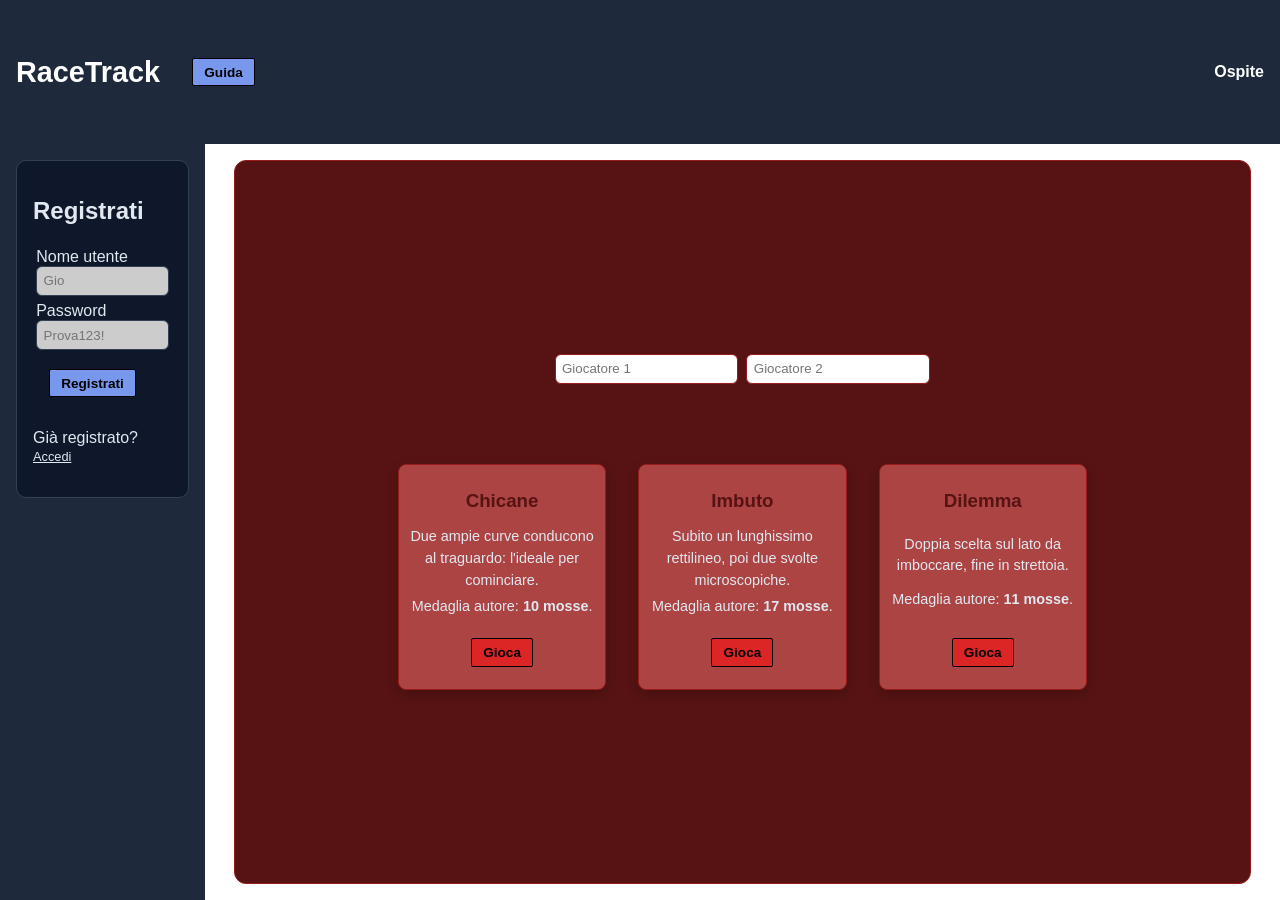
<file: html/index.html>
<!DOCTYPE html>

<html lang="it">

<head>

    <title>RaceTrack</title>

    <meta charset="utf-8">
    <meta name="viewport" content="width=device-width, initial-scale=1.0">

    <link rel="stylesheet" href="../css/stile.css">
    <link rel="icon" href="../racetrack.svg">

    <script type="module" src="../js/main.js"> </script>

</head>

<body>

    <header>
        <div id="titolo">
            <h1>RaceTrack</h1>
            <button class="pulsante-primario" onclick="window.location.href='guida.html'">Guida</button>
        </div>
        <div id="utente-sessione">
            <p>Ospite</p>
        </div>
    </header>


    <aside id="pannello-sinistro">
        <div id="registrazione" class="form-autenticazione">
            <h2>Registrati</h2>
            <form id="form-registrazione" novalidate>
                <div class="form-gruppo">
                    <label for="nome-utente-registrazione">Nome utente</label>
                    <input type="text" id="nome-utente-registrazione" pattern="^[A-Za-z0-9!#$%&*^_-~]{3,30}$"
                        placeholder="Gio" required>
                </div>
                <div class="form-gruppo">
                    <label for="password-registrazione">Password</label>
                    <input type="password" id="password-registrazione"
                        pattern="^(?=.*\d)(?=.*[!#$%&*^_\-~])[A-Za-z\d!#$%&*^_\-~]{6,30}$" placeholder="Prova123!"
                        required>
                </div>
                <button type="submit" class="pulsante-primario">Registrati</button>
                <p>Già registrato?
                    <a href="#" class="cambia-form" id="registrati-accedi">Accedi</a>
                </p>
            </form>
        </div>


        <div id="accesso" class="form-autenticazione nascosto">
            <h2>Accedi</h2>
            <form id="form-accesso" novalidate>
                <div class="form-gruppo">
                    <label for="nome-utente-accesso">Nome utente</label>
                    <input type="text" id="nome-utente-accesso" placeholder="Gio" required>
                </div>
                <div class="form-gruppo">
                    <label for="password-accesso">Password</label>
                    <input type="password" id="password-accesso" placeholder="Prova123!" required>
                </div>
                <button type="submit" class="pulsante-primario">Accedi</button>
                <p>Non registrato?
                    <a href="#" class="cambia-form" id="accedi-registrati">Registrati</a>
                </p>
            </form>
        </div>

        <div id="statistiche" class="nascosto">
            <p id="stat-testo">Ecco le statistiche delle partite registrate.</p>
            <select id="pista-statistiche">
                <option value="">Tutte</option>
                <option value="1">Chicane</option>
                <option value="2">Imbuto</option>
                <option value="3">Dilemma</option>
            </select>
            <div id="statistiche-container"></div>
        </div>
    </aside>


    <div id="schermata-iniziale">
        <form id="inizia-partita" novalidate>

            <div id="giocatori-container">
                <input type="text" class="giocatore" id="giocatore-A" placeholder="Giocatore 1"
                    pattern="^[A-Za-z0-9\s]{3,10}$" required>
                <input type="text" class="giocatore" id="giocatore-B" placeholder="Giocatore 2"
                    pattern="^[A-Za-z0-9\s]{3,10}$" required>
            </div>

            <div id="selezione-piste">
                <div class="card-pista">
                    <h3>Chicane</h3>
                    <p>
                        Due ampie curve conducono al traguardo: l'ideale per cominciare.
                    </p>
                    <p class="medaglia">
                        Medaglia autore: <b>10 mosse</b>.
                    </p>
                    <button type="button" class="btn-pista pulsante-secondario" data-pista="1">Gioca</button>
                </div>
                <div class="card-pista">
                    <h3>Imbuto</h3>
                    <p>
                        Subito un lunghissimo rettilineo, poi due svolte microscopiche.
                    </p>
                    <p class="medaglia">
                        Medaglia autore: <b>17 mosse</b>.
                    </p>
                    <button type="button" class="btn-pista pulsante-secondario" data-pista="2">Gioca</button>
                </div>
                <div class="card-pista">
                    <h3>Dilemma</h3>
                    <p>
                        Doppia scelta sul lato da imboccare, fine in strettoia.
                    </p>
                    <p class="medaglia">
                        Medaglia autore: <b>11 mosse</b>.
                    </p>
                    <button type="button" class="btn-pista pulsante-secondario" data-pista="3">Gioca</button>
                </div>
            </div>

        </form>
    </div>


    <main id="schermata-partita" class="nascosto">
        <div id="canvas-container">
            <canvas id="canvas-gioco"></canvas>
        </div>

        <aside id="pannello-destro">
            <button id="ricomincia-partita" class="pulsante-primario">Ricomincia partita</button>

            <div id="turno-container">
                <b>Turno:</b>
                <div id="turno"></div>
            </div>

            <div id="mosse-container">
                <b>Mosse:</b>
                <p id="mosse"></p>
            </div>


            <div id="legenda">
                <span id="mostra-legenda">Legenda</span>
                <div id="contenuto-legenda">
                    <div class="punto-legenda">
                        <div class="quadrato verde-scuro"></div>
                        <p class="testo-legenda">Punto principale</p>
                    </div>
                    <div class="punto-legenda">
                        <div class="quadratino verde"></div>
                        <p class="testo-legenda">Punti validi</p>
                    </div>
                    <div class="punto-legenda">
                        <div class="quadratino rosso-scuro"></div>
                        <p class="testo-legenda">Fuori pista</p>
                    </div>
                    <div class="punto-legenda">
                        <div class="cerchio arancione"></div>
                        <p class="testo-legenda">Incidente</p>
                    </div>
                    <div class="punto-legenda">
                        <div class="cerchio bianco"></div>
                        <p class="testo-legenda">Stop</p>
                    </div>
                </div>
            </div>
        </aside>

    </main>

    <div id="fine-partita" class="nascosto"> </div>

</body>

</html>
</file>
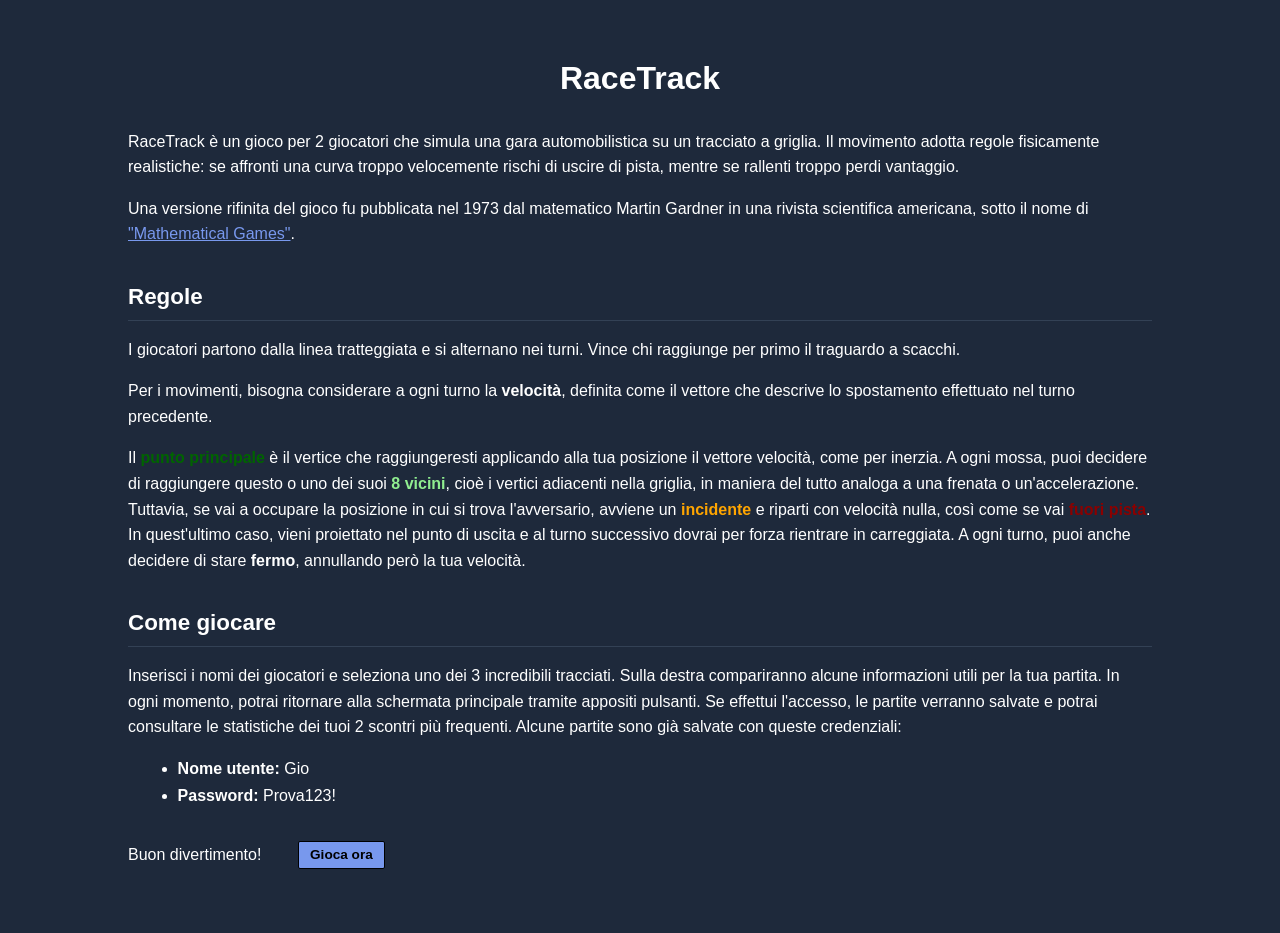
<file: html/guida.html>
<!DOCTYPE html>
<html lang="it">

<head>
    <title>Guida</title>
    <meta charset="utf-8">
    <link rel="stylesheet" href="../css/guida.css">
    <link rel="icon" href="../racetrack.svg">
</head>

<body>
    <h1>RaceTrack</h1>
    <p>
        RaceTrack è un gioco per 2 giocatori che simula una gara automobilistica su un tracciato a griglia.
        Il movimento adotta regole fisicamente realistiche: se affronti una curva troppo velocemente rischi di uscire di
        pista, mentre se rallenti troppo perdi vantaggio.
    </p>
    <p>
        Una versione rifinita del gioco fu pubblicata nel 1973 dal matematico Martin Gardner in una rivista
        scientifica americana, sotto il nome di <a
            href="https://www.scientificamerican.com/article/mathematical-games-1973-01/" target="_blank"
            rel="noopener noreferrer">"Mathematical Games"</a>.
    </p>

    <h2>Regole</h2>
    <p>
        I giocatori partono dalla linea tratteggiata e si alternano nei turni.
        Vince chi raggiunge per primo il traguardo a scacchi.
    </p>
    <p>
        Per i movimenti, bisogna considerare a ogni turno la <b>velocità</b>, definita come il vettore che
        descrive lo spostamento effettuato nel turno precedente.
    </p>
    <p>
        Il <span class="verde-scuro">punto principale</span> è il vertice che raggiungeresti applicando alla tua
        posizione il vettore velocità, come per inerzia.
        A ogni mossa, puoi decidere di raggiungere questo o uno dei suoi <span class="verde">8
            vicini</span>, cioè i vertici adiacenti nella griglia, in maniera del tutto analoga a una frenata o
        un'accelerazione. Tuttavia, se vai a occupare la posizione in cui si trova l'avversario, avviene un <span
            class="arancione">incidente</span> e riparti con velocità nulla, così come se vai <span class="rosso">fuori
            pista</span>. In quest'ultimo caso, vieni proiettato nel punto di uscita e al turno successivo dovrai per
        forza rientrare in carreggiata. A ogni turno, puoi anche decidere di stare <span class="bianco">fermo</span>,
        annullando però la tua velocità.
    </p>

    <h2>Come giocare</h2>
    <p>
        Inserisci i nomi dei giocatori e seleziona uno dei 3 incredibili tracciati.
        Sulla destra compariranno alcune informazioni utili per la tua partita. In ogni momento, potrai ritornare alla
        schermata principale tramite appositi pulsanti.
        Se effettui l'accesso, le partite verranno salvate e potrai consultare le statistiche
        dei tuoi 2 scontri più frequenti.
        Alcune partite sono già salvate con queste credenziali:
    </p>
    <ul>
        <li><b>Nome utente:</b> Gio</li>
        <li><b>Password: </b> Prova123!</li>
    </ul>
    <p>
        Buon divertimento!
        <button onclick="window.location.href='./index.html'">Gioca ora</button>
    </p>

</body>

</html>
</file>
<file: css/stile.css>
@import url("./base.css");
@import url("./componenti.css");
@import url("./forms.css");
@import url("./layout.css");
@import url("./legenda.css");
@import url("./partita.css");
@import url("./statistiche.css");
@import url("./variabili.css");
</file>
<file: css/guida.css>
@import url("./variabili.css");

* {
    font-family: 'Inter', 'Segoe UI', sans-serif;
}

body {
    width: 80%;
    margin: 0 auto;
    padding: 2rem 0;
    line-height: 1.6;
    background-color: var(--sfondo-pannello);
    color: var(--testo-bianco);
}

h1 {
    margin-bottom: 1.5rem;
    font-size: 2rem;
    text-align: center;
}

h2 {
    margin-top: 2rem;
    margin-bottom: 0.5rem;
    padding-bottom: 0.3rem;
    border-bottom: 1px solid #334155;
    font-size: 1.4rem;
}

p {
    margin-bottom: 1rem;
}

span {
    font-weight: bold;
}

.verde-scuro {
    color: var(--verde-scuro);
}

.verde {
    color: var(--verde);
}

.rosso {
    color: var(--rosso);
}

.arancione {
    color: var(--arancione);
}

.bianco {
    color: var(--bianco);
}

ul {
    margin: 0.5rem 0 1rem 0.6rem;
}

li {
    margin-bottom: 0.1rem;
}

a {
    color: var(--pulsante-primario);
}

a:hover {
    color: var(--pulsante-primario-hover);
    text-decoration: underline;
}

button {
    margin: 1rem 2rem;
    padding: 0.35rem 0.7rem;
    border: solid 1px;
    border-radius: 2px;
    background-color: var(--pulsante-primario);
    color: var(--testo-scuro);
    font-size: 0.85rem;
    font-weight: bold;
    cursor: pointer;
}

button:hover {
    background-color: var(--pulsante-primario-hover);
}
</file>
